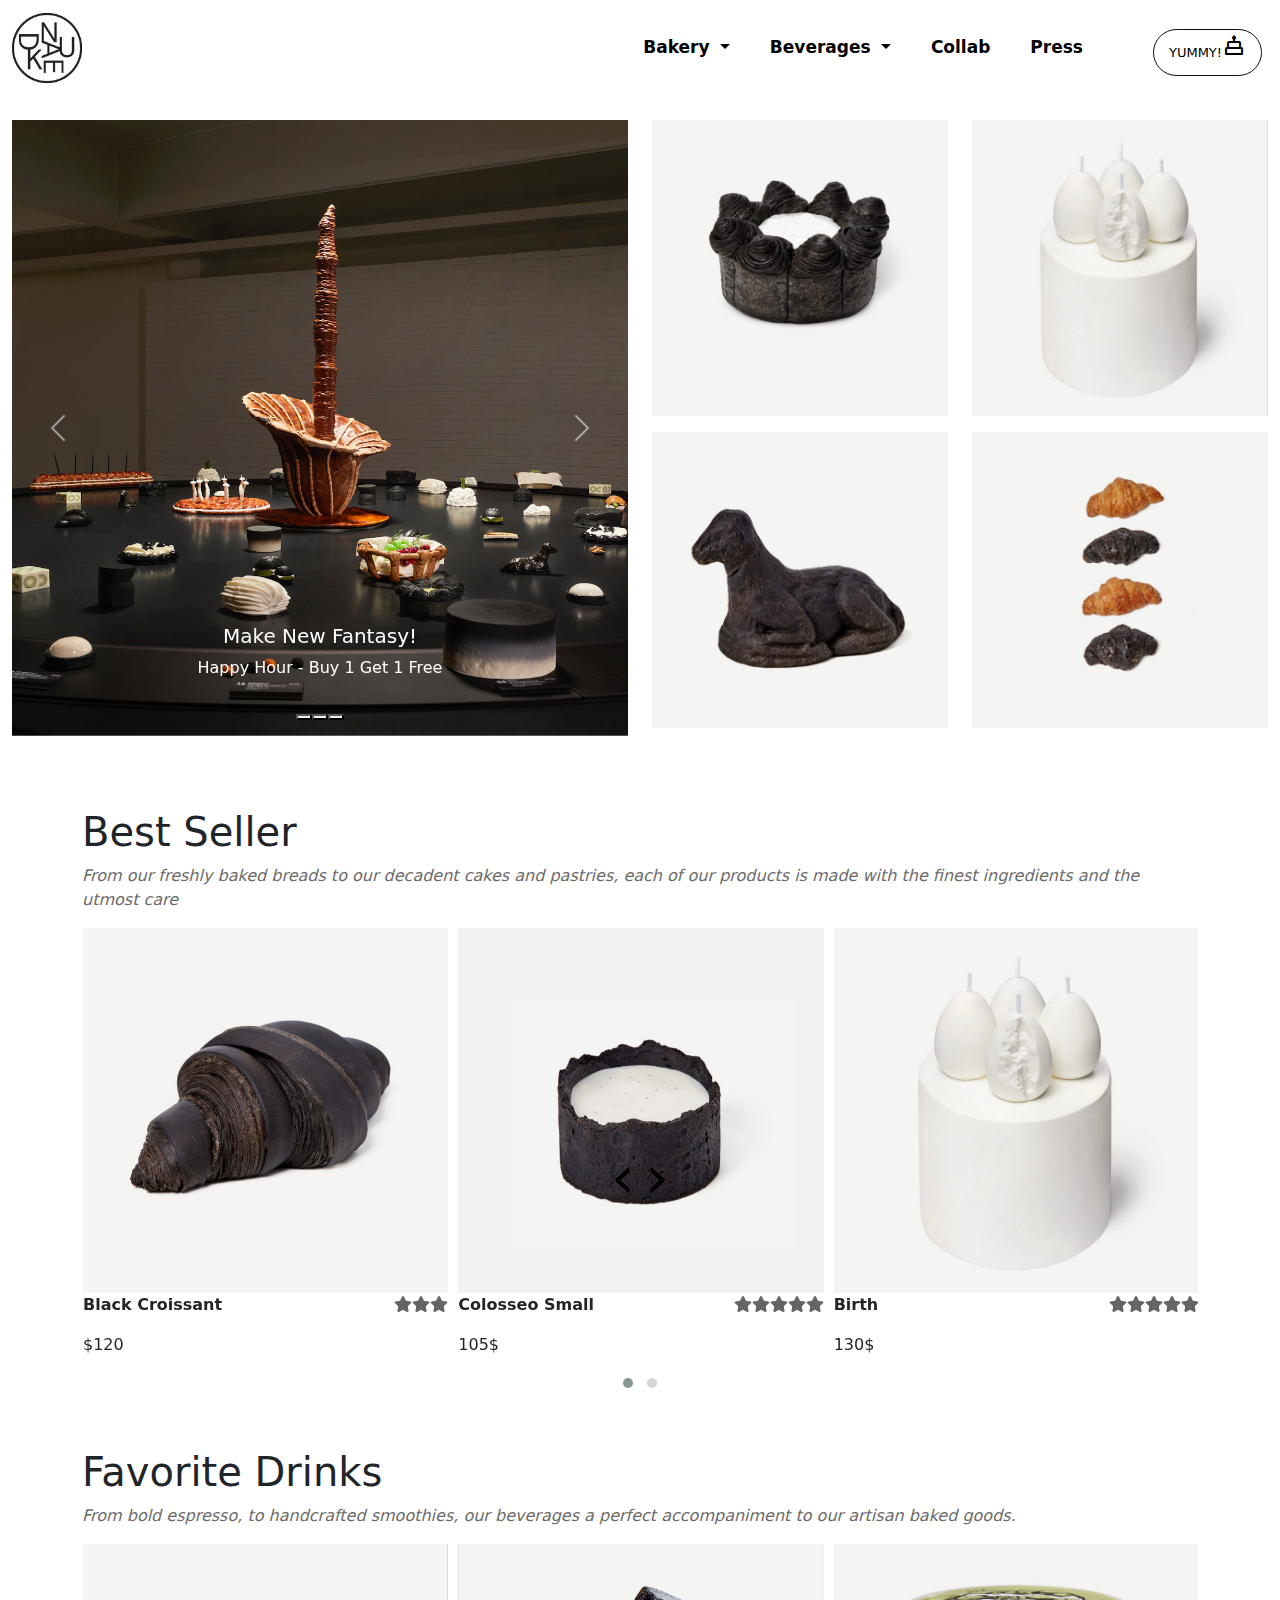
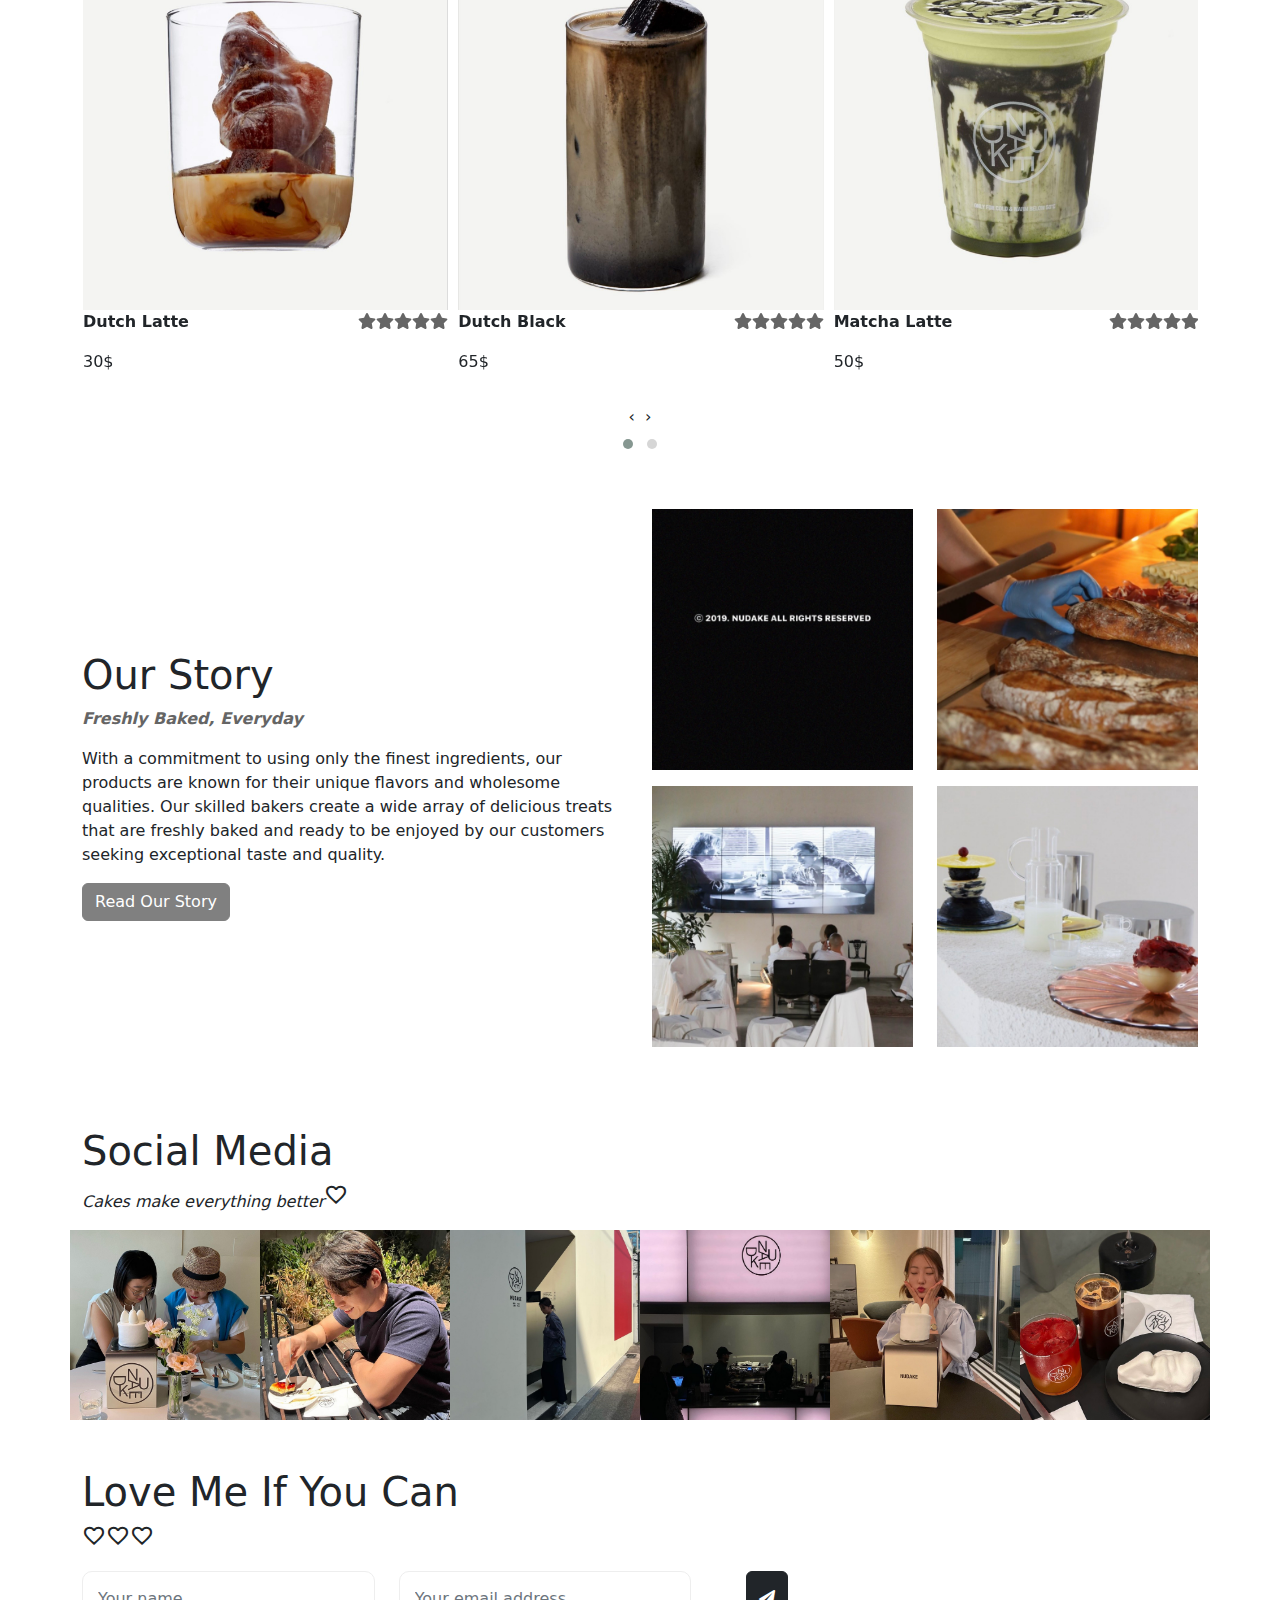
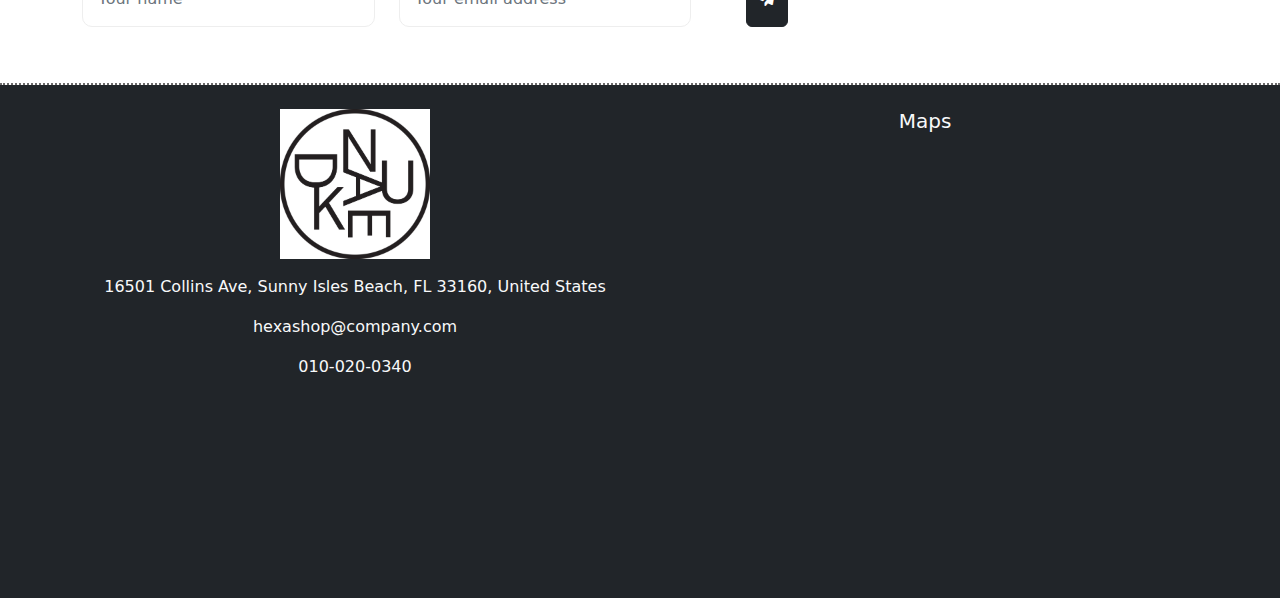
<file: index.html>
<!DOCTYPE html>
<html lang="en">
<head>
    <meta charset="UTF-8">
    <meta name="viewport" content="width=device-width, initial-scale=1.0">
    <title>Document</title>
    <link rel="stylesheet" href="css/all.min.css">
    <link rel="stylesheet" href="css/bootstrap.css">
    <link rel="stylesheet" href="css/style.css">
	<link rel="stylesheet" href="css/owl.theme.default.css">
	<link rel="stylesheet" href="css/owl.carousel.css">
	<link rel="stylesheet" href="https://fonts.googleapis.com/css2?family=Material+Symbols+Outlined:opsz,wght,FILL,GRAD@20..48,100..700,0..1,-50..200" />
    <script src="js/bootstrap.bundle.min.js"></script>
</head>
<body>
    <nav class="navbar navbar-expand-lg navbar-light">
        <div class="container-fluid">
          <a class="navbar-brand" href="#"><img src="images/308636336_467751658714428_799001602558431713_n.png" width="70" alt=""></a>
          <button class="navbar-toggler" type="button" data-bs-toggle="collapse" data-bs-target="#navbarSupportedContent" aria-controls="navbarSupportedContent" aria-expanded="false" aria-label="Toggle navigation">
            <span class="navbar-toggler-icon"></span>
          </button>
          <div class="collapse navbar-collapse" id="navbarSupportedContent">
            <ul class="navbar-nav ms-auto mb-2 mb-lg-0">
            
              <li class="nav-item dropdown">
                <a class="nav-link dropdown-toggle" href="#" id="navbarDropdown" role="button" data-bs-toggle="dropdown" aria-expanded="false">
                  Bakery
                </a>
                <ul class="dropdown-menu">
                  <li><a class="dropdown-item" href="#">Breads</a></li>
                  <li><a class="dropdown-item" href="#">Cakes</a></li>
                  <li><a class="dropdown-item" href="#">Pastry</a></li>
                </ul>
              </li>
              <li class="nav-item dropdown">
                <a class="nav-link dropdown-toggle" href="#" id="navbarDropdown2" role="button" data-bs-toggle="dropdown" aria-expanded="false">
                  Beverages
                </a>
                <ul class="dropdown-menu">
                  <li><a class="dropdown-item" href="#">Coffee</a></li>
                  <li><a class="dropdown-item" href="#">Tea</a></li>
                  <li><a class="dropdown-item" href="#">Blended</a></li>
                </ul>
              </li>
              <li class="nav-item">
                <a class="nav-link active" aria-current="page" href="about.html">Collab</a>
              </li>
				
				
				 <li class="nav-item">
                <a class="nav-link active" aria-current="page" href="New.html">Press</a>
              </li>
            </ul>
            <div class="add">
          <div class="dia active"><a href="index.html" class="nav-btn">YUMMY!<span class="material-symbols-outlined">
cake
</span></a>
   </div>
        </div>
          </div>
        </div>
      </nav>
      <!-- End Navbar -->
      <main>
	<section id="banner">
	<div class="container-fluid py-4">
		<div class="row">
		<div class="col-lg-6 mb-3">
			<div id="carouselExampleCaptions" class="carousel slide" data-bs-ride="carousel">
				
  <div class="carousel-indicators">
    <button type="button" data-target="#carouselExampleCaptions"  data-bs-slide-to="0" class="active" aria-current="true" aria-label="Slide 1"></button>
	  
     <button type="button" data-target="#carouselExampleCaptions" data-bs-slide-to="1" aria-label="Slide2"></button>
	  
   <button type="button" data-target="#carouselExampleCaptions" data-bs-slide-to="2" aria-label="Slide3"></button>
  </div>
				
  <div class="carousel-inner">
    <div class="carousel-item active">
      <img class="d-block w-100" src="images/nudake-seongsu-seoul-03.png" alt="...">
		<div class="carousel-caption d-none d-md-block">
    	<h5>Make New Fantasy!</h5>
			<p>Happy Hour - Buy 1 Get 1 Free</p>
		</div>
		</div>
    <div class="carousel-item">
      <img class="d-block w-100" src="images/z4592868579713_aa191eb9629c06c05a531c5f70fd6aa6.jpg" alt="...">
		<div class="carousel-caption d-none d-md-block">
			<h5>Nudake by Night </h5>
			<p>Just want to remind that we still have a Cafe Sua Da in a coffee bean shape</p>
		</div>
    </div>
    <div class="carousel-item">
      <img class="d-block w-100" src="images/z4592868582600_e1dd5cd807e2b7f9809fc6e6aa8a59d3.jpg" alt="...">
		<div class="carousel-caption d-none d-md-block">
			<h5>Croissant x Art</h5>
			<p>Only $50/each</p>
		</div>
    </div>
	    <a class="carousel-control-prev" href="#carouselExampleIndicators" role="button" data-slide="prev">
    <span class="carousel-control-prev-icon" aria-hidden="true"></span>
    <span class="sr-only">Previous</span>
  </a>
  <a class="carousel-control-next" href="#carouselExampleIndicators" role="button" data-slide="next">
    <span class="carousel-control-next-icon" aria-hidden="true"></span>
    <span class="sr-only">Next</span>
  </a>
</div>
  </div>
			</div>
		
			<div class="col-lg-6 mb-3">
			<div class="row">
			<div class="col-md-6 mb-3">	<img src="images/z4592809313308_b152bb8b1e41e5595a45526493c45b44.jpg" alt="" class="img-fluid"> </div>
			<div class="col-md-6 mb-3">	<img src="images/z4592809362986_6e320985f547716556dd2f6cd12a5b7d.jpg" alt="" class="img-fluid"> </div>
				</div>
				
							<div class="row">
			<div class="col-md-6 mb-3">	<img src="images/z4592809350896_0ef1d9b57d2afd725b5ea168ee238255.jpg" alt="" class="img-fluid"> </div>
			<div class="col-md-6 mb-3">	<img src="images/z4592809355388_13739d616be4829d8746fa71da057cc8.jpg" alt="" class="img-fluid"> </div>
				</div>
			</div>
		</div>
		</div>
	
		  </section>
		  
		  <section id="men">
		  <div class="container py-4">
			  <h1>Best Seller</h1>
			  <p><i class="text-xam">From our freshly baked breads to our decadent cakes and pastries, each of our products is made with the finest ingredients and the utmost care</i></p>
			  <div class="row">
			  <div class="owl-carousel owl-theme" id="sp-men">
				  <div class="item"><div class="hinh">
					  <img src="images/z4592809344161_9d13ea85863650b69a9dad07bb421363.jpg" alt=""><div class="icon"><a href="#"><i class="fas fa-shopping-cart"></i></a><a href="#"><i class="fas fa-star"></i></a></div>
					  </div>
					  <p class="d-flex justify-content-between"><b>Black Croissant</b><b class="text-xanh"><i class="fas fa-star"></i><i class="fas fa-star"></i><i class="fas fa-star"></i></b></p>
					  <p>$120</p>
					  
					  </div>
					  
				   <div class="item"><div class="hinh"><img src="images/z4592809324941_bfca2db25ba9f24cf72c6c785512dfbd.jpg" alt="">
					    <div class="icon"><a href="#"><i class="fas fa-shopping-cart"></i></a><a href="#"><i class="fas fa-star"></i></a></div>
					   </div>
				   <p class="d-flex justify-content-between"> <b>Colosseo Small</b> <b class="text-xanh"><i class="fas fa-star"></i><i class="fas fa-star"></i><i class="fas fa-star"></i><i class="fas fa-star"></i><i class="fas fa-star"></i></b> </p>
            <p>105$</p>
				  </div>
				  
				   <div class="item"><div class="hinh"><img src="images/z4592809362986_6e320985f547716556dd2f6cd12a5b7d.jpg" alt=""><div class="icon"><a href="#"><i class="fas fa-shopping-cart"></i></a><a href="#"><i class="fas fa-star"></i></a></div>
					   </div>  <p class="d-flex justify-content-between"> <b>Birth</b> <b class="text-xanh"><i class="fas fa-star"></i><i class="fas fa-star"></i><i class="fas fa-star"></i><i class="fas fa-star"></i><i class="fas fa-star"></i></b> </p>
            <p>130$</p>
					   </div>
				  
				   <div class="item"><div class="hinh"><img src="images/z4592809376067_21f3018614363879498fb467d5bc60f9.jpg" alt=""><div class="icon"><a href="#"><i class="fas fa-shopping-cart"></i></a><a href="#"><i class="fas fa-star"></i></a></div>
					   </div>
				    <p class="d-flex justify-content-between"> <b>Tomato</b> <b class="text-xanh"><i class="fas fa-star"></i><i class="fas fa-star"></i><i class="fas fa-star"></i><i class="fas fa-star"></i><i class="fas fa-star"></i></b> </p>
            <p>55$</p>
				  </div>
				  
				  <div class="item"><div class="hinh"><img src="images/z4592809337994_2608c8df1f9b3424302dc731b53e54d3.jpg" alt=""><div class="icon"><a href="#"><i class="fas fa-shopping-cart"></i></a><a href="#"><i class="fas fa-star"></i></a></div>
					  </div>
				  <p class="d-flex justify-content-between"> <b>Piece</b> <b class="text-xanh"><i class="fas fa-star"></i><i class="fas fa-star"></i><i class="fas fa-star"></i><i class="fas fa-star"></i><i class="fas fa-star"></i></b> </p>
            <p>90$</p>
				  </div>
			  </div>
				   </div>
			  </div>
		  </section>
		  
		   <section id="men1">
		  <div class="container py-4">
			  <h1>Favorite Drinks</h1>
			  <p><i class="text-xam">From bold espresso, to handcrafted smoothies, our beverages a perfect accompaniment to our artisan baked goods.</i></p>
			  <div class="row">
			  <div class="owl-carousel owl-theme" id="sp-men1">
				  <div class="item"><div class="hinh">
					  <img src="images/z4592942187419_937302c6fa391335d40a9da428368886.jpg" alt=""><div class="icon"><a href="#"><i class="fa-swimming-pool"></i></a><a href="#"><i class="fas fa-star"></i></a></div>
					  </div>
				  <p class="d-flex justify-content-between"> <b>Dutch Latte</b> <b class="text-xanh"><i class="fas fa-star"></i><i class="fas fa-star"></i><i class="fas fa-star"></i><i class="fas fa-star"></i><i class="fas fa-star"></i></b> </p>
            <p>30$</p>
					  </div>
					  
				   <div class="item"><div class="hinh"><img src="images/z4592942163982_74b52bdbf0b49ba4863ae98047cca763.jpg" alt=""><div class="icon"><a href="#"><i class="fa-swimming-pool"></i></a><a href="#"><i class="fas fa-star"></i></a></div>
					  </div>
				  <p class="d-flex justify-content-between"> <b>Dutch Black</b> <b class="text-xanh"><i class="fas fa-star"></i><i class="fas fa-star"></i><i class="fas fa-star"></i><i class="fas fa-star"></i><i class="fas fa-star"></i></b> </p>
            <p>65$</p>
				  
				  </div>
				   <div class="item"><div class="hinh"><img src="images/z4592942157506_787b5e9f4220d3ccb8f3aa263ad17953.jpg" alt=""><div class="icon"><a href="#"><i class="fa-swimming-pool"></i></a><a href="#"><i class="fas fa-star"></i></a></div>
					  </div>
				  <p class="d-flex justify-content-between"> <b>Matcha Latte</b> <b class="text-xanh"><i class="fas fa-star"></i><i class="fas fa-star"></i><i class="fas fa-star"></i><i class="fas fa-star"></i><i class="fas fa-star"></i></b> </p>
            <p>50$</p>
				  
				  </div>
				   <div class="item"><div class="hinh"><img src="images/z4592942169033_c7130a892e0e6a04488b9c1098c062c5.jpg" alt="">
			  <div class="icon"><a href="#"><i class="fa-swimming-pool"></i></a><a href="#"><i class="fas fa-star"></i></a></div>
					  </div>
				  <p class="d-flex justify-content-between"> <b>Cold Black</b> <b class="text-xanh"><i class="fas fa-star"></i><i class="fas fa-star"></i><i class="fas fa-star"></i><i class="fas fa-star"></i><i class="fas fa-star"></i></b> </p>
            <p>45$</p>
				  
			  </div>
				   </div>
				   </div>
				   </div>

	


		  </section>
		  
		  
		  <section id="explore">
		  <div class="container py-4">
			  <div class="row d-flex align-items-center">
			  <div class="col-xl-6 mb-3">
				  <h1>Our Story</h1>
				  <p class="text-xanh"><b><i>Freshly Baked, Everyday</i></b></p>
				  <p>With a commitment to using only the finest ingredients, our products are known for their unique flavors and wholesome qualities. Our skilled bakers create a wide array of delicious treats that are freshly baked and ready to be enjoyed by our customers seeking exceptional taste and quality.
</p>
				  <button type="button" class="btn btn-danger">Read Our Story</button>
				  </div>
				  <div class="col-xl-6 mb-3">
					   <div class="row">
					  <div class="col-lg-6 mb-3"><img src="images/z4593174660136_2ec64f48df48689f24a9bf4ca5d06572.jpg" alt="" class="img-fluid"></div>
					
				  
					
					  <div class="col-lg-6 mb-3"><img src="images/z4593174659523_a767edf1cb1007e5f5895bc976259e02.jpg" alt="" class="img-fluid"></div>
					 </div>
				  
				 <div class="row">
					  	  <div class="col-lg-6 mb-3"><img src="images/z4593174654981_c55db050a9817ffbf5811a1bd7fe19eb.jpg" alt="" class="img-fluid"></div>
						 
				
						  	  <div class="col-lg-6 mb-3">
						 <img src="images/z4593174658782_11d09ee45a271352e7760cb7c726404c.jpg" alt="" class="img-fluid"></div>
							</div>	 
						</div>
			</div>
			    </div>
		  </section>
		 
		  <section id="media">
		  <div class="container py-4">
			  <h1>Social Media</h1>
			  <p><i>Cakes make everything better</i><span class="material-symbols-outlined">
favorite
</span></p>
			  <div class="row">
			  <div class="col-2 p-0">
				  <div class="instagram"><img src="images/z4593182610005_2e528461ce4c727cd99ab66431d9722b.jpg" alt="" class="img-fluid">
				  <div class="cover2">
					  <p>FlOWERS</p>
					  <a href=""><i class="fab fa-instagram-square"></i></a>
					  </div>
				  </div>
				  </div>
				  <div class="col-2 p-0">
				  <div class="instagram"><img src="images/z4593182613835_81bc3b0bf2ecc727cb627d8288bdf516.jpg" alt="" class="img-fluid">
				  <div class="cover2">
					  <p>BOYFR</p>
					  <a href=""><i class="fab fa-instagram-square"></i></a>
					  </div>
				  </div>
				  </div>
				  <div class="col-2 p-0">
				  <div class="instagram"><img src="images/z4593182612498_7e5052e3dcc4564a4b7505795341055f.jpg" alt="" class="img-fluid">
				  <div class="cover2">
					  <p>CAKE</p>
					  <a href=""><i class="fab fa-instagram-square"></i></a>
					  </div>
				  </div>
				  </div>
				  <div class="col-2 p-0">
				  <div class="instagram"><img src="images/z4593182610790_1271fcbcc605e84aea50eb06ffacc65b.jpg" alt="" class="img-fluid">
				  <div class="cover2">
					  <p>FEEDBACK</p>
					  <a href=""><i class="fab fa-instagram-square"></i></a>
					  </div>
				  </div>
				  </div>
				  <div class="col-2 p-0">
				  <div class="instagram"><img src="images/z4593182610864_72cb594fd39f140da9e4a685393444d4.jpg" alt="" class="img-fluid">
				  <div class="cover2">
					  <p>STORE</p>
					  <a href=""><i class="fab fa-instagram-square"></i></a>
					  </div>
				  </div>
				  </div>
				  <div class="col-2 p-0">
				  <div class="instagram"><img src="images/z4593182612106_23919d5c322852f01f2a59859d78dce6.jpg" alt="" class="img-fluid">
				  <div class="cover2">
					  <p>DRINKS</p>
					  <a href=""><i class="fab fa-instagram-square"></i></a>
					  </div>
				  </div>
				  </div>
			  </div>
			  </div>
		  </section>
		  
		  <section id="contact" class="border-bot">
		  <div class="container py-4">
			  <div class="row">
			  <div class="col-lg-8 mb-3">
				  <h1>Love Me If You Can</h1>
				  <p><span class="material-symbols-outlined">
favorite
</span><span class="material-symbols-outlined">
favorite
</span><span class="material-symbols-outlined">
favorite
</span></p>
				  <form action="#">
				  <div class="row">
					  <div class="col-lg-5 mb-3">
					  <input type="text" placeholder="Your name" class="form-control">
					  </div>
					    <div class="col-lg-5 mb-3">
					  <input type="email" placeholder="Your email address" class="form-control">
					  </div>
					    <div class="col-lg-2 mb-3 d-flex justify-content-center">
					  <button type="button" class="btn btn-dark"><i class="fas fa-paper-plane"></i></button>
					  </div>
					  </div>
				  </form>
				  </div>
			  </div>
			  </div>
		  </section>
	</main>


      <footer class="bg-dark text-light text-center">
        <div class="container">
            <div class="row pt-4">
                <div class="col-lg-6">
                    <a href="#"><img src="images/308636336_467751658714428_799001602558431713_n.png" width="150" alt=""></a>
                    <p class="pt-3">16501 Collins Ave, Sunny Isles Beach, FL 33160, United States</p>
                    <p>hexashop@company.com</p>
                    <p>010-020-0340</p>
                </div>
              
                 <div class="col-lg-6">
				 <h5>Maps</h5>
				<div class="mb-0">
			<iframe src="https://www.google.com/maps/embed?pb=!1m18!1m12!1m3!1d3163.5725905083223!2d127.05170147610401!3d37.54157137204497!2m3!1f0!2f0!3f0!3m2!1i1024!2i768!4f13.1!3m3!1m2!1s0x357ca52159272f1f%3A0x4d1787f710dab2a4!2sNUDAKE%20Seongsu!5e0!3m2!1svi!2s!4v1691693758031!5m2!1svi!2s" width="600" height="450" style="border:0;" allowfullscreen="" loading="lazy" referrerpolicy="no-referrer-when-downgrade"></iframe>
			</div></div>
            </div>
        </div>
		 
	
      </footer>
	<script src="js/jquery-3.6.0.min.js"></script>
	<script src="js/owl.carousel.js"></script>
    <script src="js/control.js"></script>
</body> 
</html>
</file>
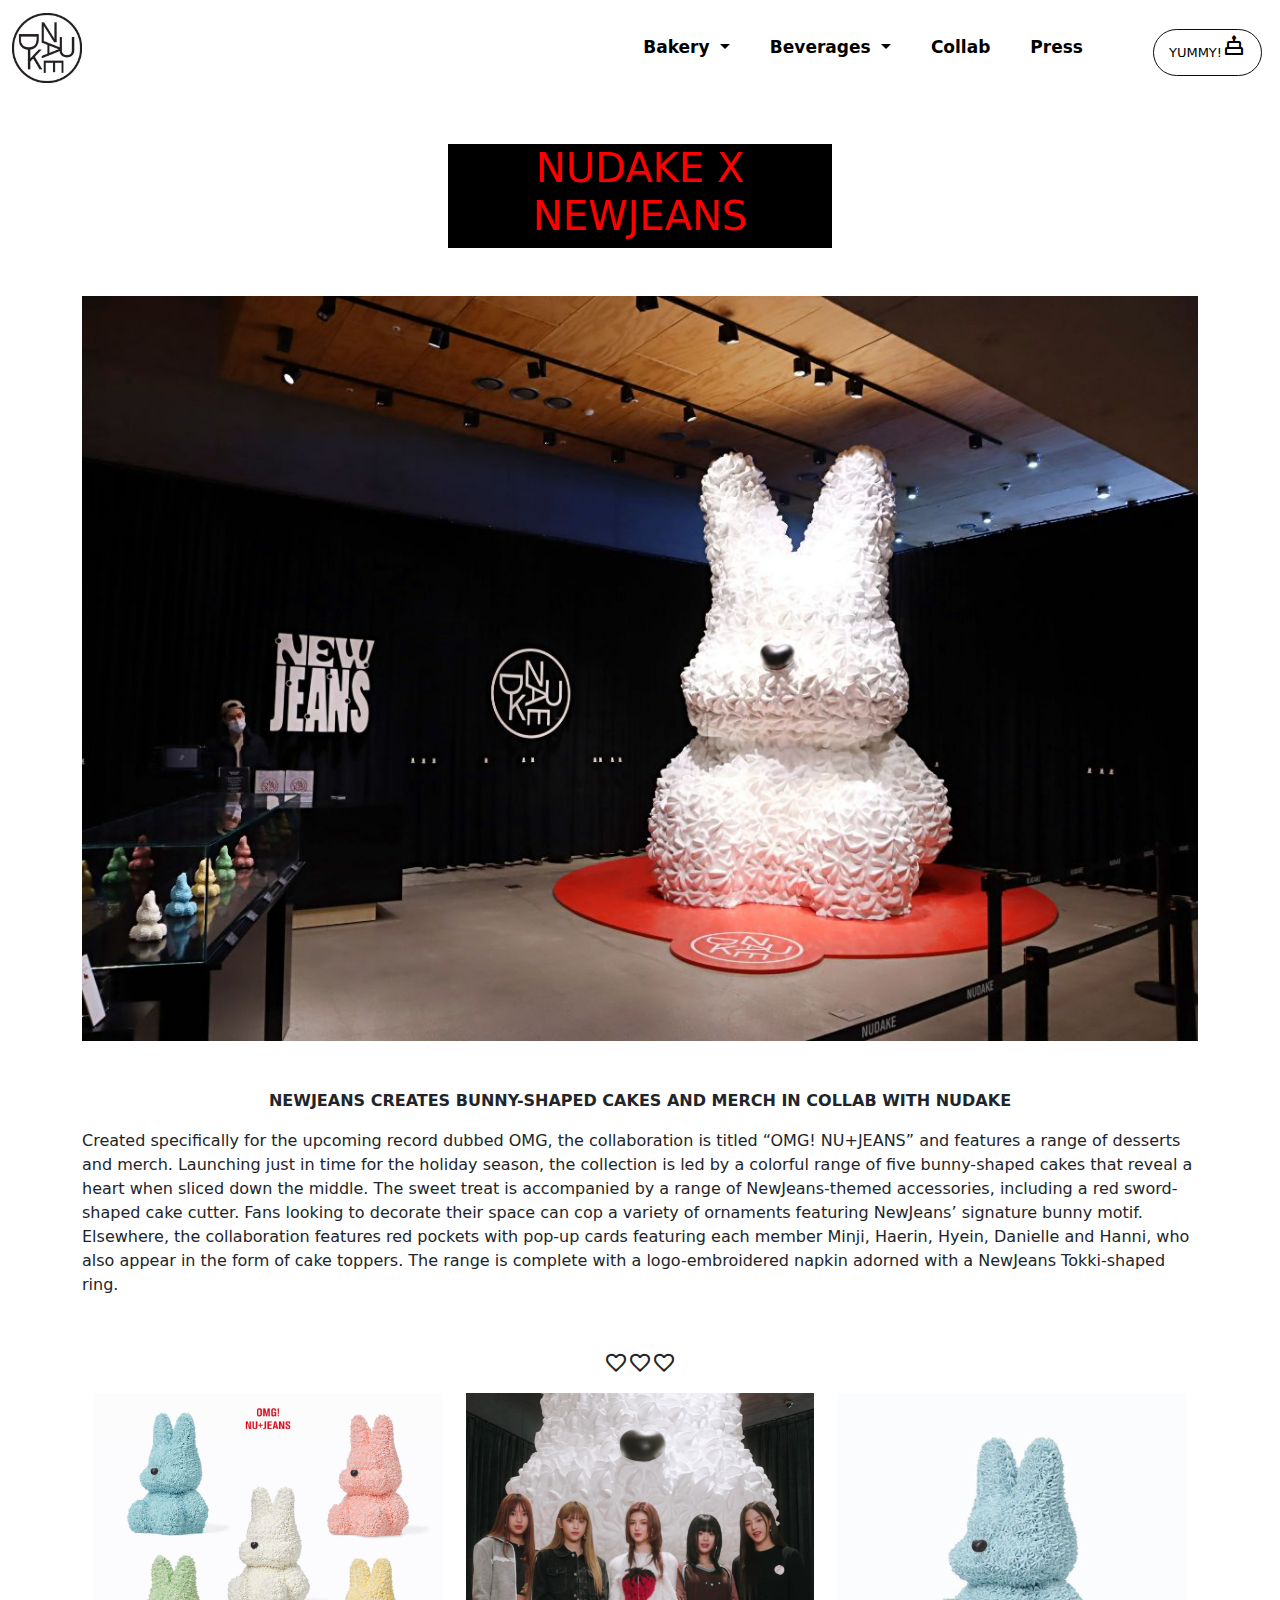
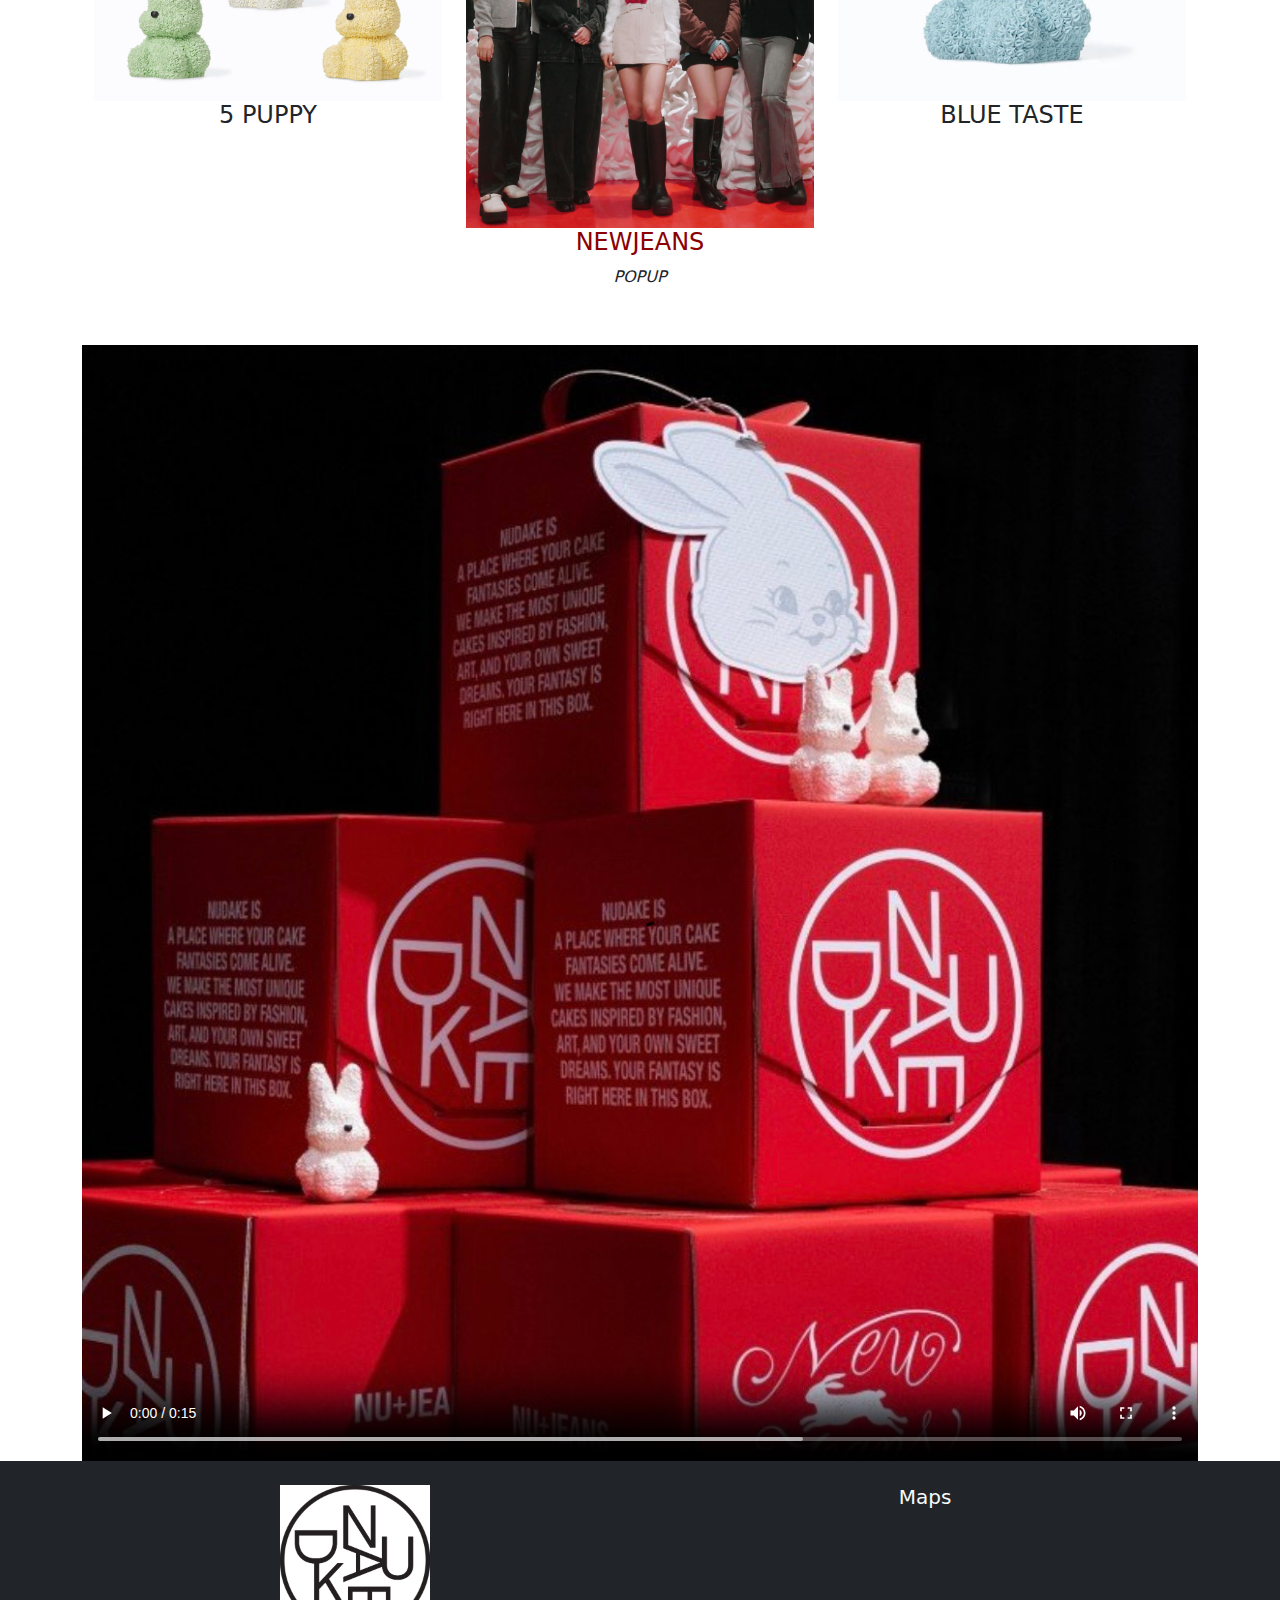
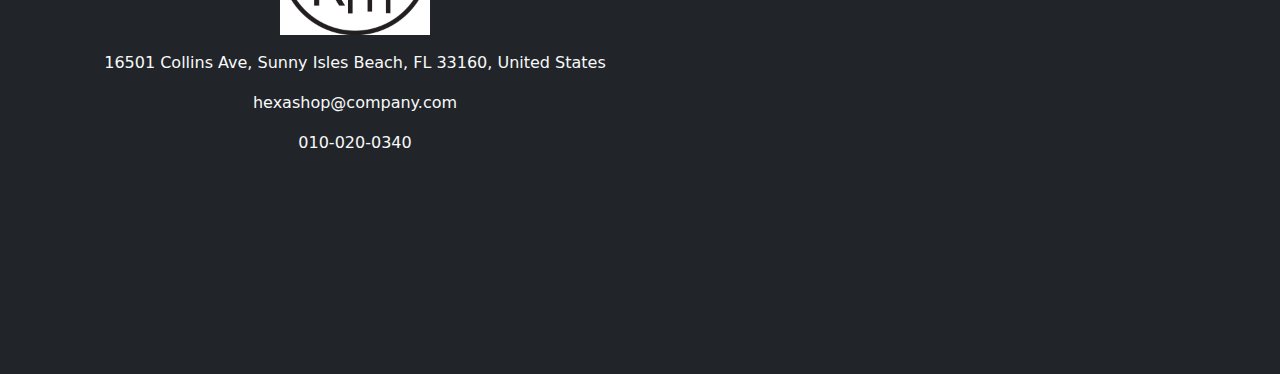
<file: about.html>
<!doctype html>
<html>
<head>
<meta charset="UTF-8">
	<meta name="viewport" content="width=device-width, initial-scale=1">
	<title>NudakeNewJeans</title>
	 <link rel="stylesheet" href="css/all.min.css">
    <link rel="stylesheet" href="css/bootstrap.css">
    <link rel="stylesheet" href="css/style.css">
	<link rel="stylesheet" href="css/owl.theme.default.css">
	<link rel="stylesheet" href="css/owl.carousel.css">
	<link rel="stylesheet" href="https://fonts.googleapis.com/css2?family=Material+Symbols+Outlined:opsz,wght,FILL,GRAD@20..48,100..700,0..1,-50..200" />
    <script src="js/bootstrap.bundle.min.js"></script>
</head>
<body>
    <nav class="navbar navbar-expand-lg navbar-light">
        <div class="container-fluid">
          <a class="navbar-brand" href="#"><img src="images/308636336_467751658714428_799001602558431713_n.png" width="70" alt=""></a>
          <button class="navbar-toggler" type="button" data-bs-toggle="collapse" data-bs-target="#navbarSupportedContent" aria-controls="navbarSupportedContent" aria-expanded="false" aria-label="Toggle navigation">
            <span class="navbar-toggler-icon"></span>
          </button>
          <div class="collapse navbar-collapse" id="navbarSupportedContent">
            <ul class="navbar-nav ms-auto mb-2 mb-lg-0">
            
              <li class="nav-item dropdown">
                <a class="nav-link dropdown-toggle" href="#" id="navbarDropdown" role="button" data-bs-toggle="dropdown" aria-expanded="false">
                  Bakery
                </a>
                <ul class="dropdown-menu">
                  <li><a class="dropdown-item" href="#">Breads</a></li>
                  <li><a class="dropdown-item" href="#">Cakes</a></li>
                  <li><a class="dropdown-item" href="#">Pastry</a></li>
                </ul>
              </li>
              <li class="nav-item dropdown">
                <a class="nav-link dropdown-toggle" href="#" id="navbarDropdown2" role="button" data-bs-toggle="dropdown" aria-expanded="false">
                  Beverages
                </a>
                <ul class="dropdown-menu">
                  <li><a class="dropdown-item" href="#">Coffee</a></li>
                  <li><a class="dropdown-item" href="#">Tea</a></li>
                  <li><a class="dropdown-item" href="#">Blended</a></li>
                </ul>
              </li>
              <li class="nav-item">
                <a class="nav-link active" aria-current="page" href="about.html">Collab</a>
              </li>
				
				
				 <li class="nav-item">
                <a class="nav-link active" aria-current="page" href="New.html">Press</a>
              </li>
            </ul>
            <div class="add">
          <div class="dia active"><a href="index.html" class="nav-btn">YUMMY!<span class="material-symbols-outlined">
cake
</span></a>
   </div>
        </div>
          </div>
        </div>
      </nav>
      <!-- End Navbar -->
<main>
		<section id="page-header">
    <div class="caption">
      <h1>NUDAKE X NEWJEANS</h1>
    </div>
  </section>
		
	<section id="banner-about">
	<div class="container">
		<img src="images/nudake31.jpg" alt="" class="img-fluid">
		
		<p class="mt-5 font-500 text-center"><b>NEWJEANS CREATES BUNNY-SHAPED CAKES AND MERCH IN COLLAB WITH NUDAKE</b>
</p>
		<p class="mt-2 font-500">Created specifically for the upcoming record dubbed OMG, the collaboration is titled “OMG! NU+JEANS” and features a range of desserts and merch. Launching just in time for the holiday season, the collection is led by a colorful range of five bunny-shaped cakes that reveal a heart when sliced down the middle. The sweet treat is accompanied by a range of NewJeans-themed accessories, including a red sword-shaped cake cutter.

Fans looking to decorate their space can cop a variety of ornaments featuring NewJeans’ signature bunny motif. Elsewhere, the collaboration features red pockets with pop-up cards featuring each member Minji, Haerin, Hyein, Danielle and Hanni, who also appear in the form of cake toppers. The range is complete with a logo-embroidered napkin adorned with a NewJeans Tokki-shaped ring.</p>
		
	  <section id="team" class="py-4">
    <div class="container">
      <h1 class="text-center"><span class="material-symbols-outlined">
favorite
</span><span class="material-symbols-outlined">
favorite
</span><span class="material-symbols-outlined">
favorite
</span></h1>
      <div class="row">
        <div class="col-lg-4 mb-3 text-center">
          <div class="team"> <img src="images/221217-newjeans-newjeans-x-nudake-nu-jeans-merchandise-v0-c9wjhmut3d6a1.jpg" alt="" class="img-fluid">
            <div class="team-cover">
                <div class="social"><a href="#"><i class="fas fa-star"></i></a></div>
            </div>
          </div>
          <h4>5 PUPPY</h4>
        </div>
        <div class="col-lg-4 mb-3 text-center">
          <div class="team"> <img src="images/Spvm62wHuhuPfoI-.jpg-large.jpeg" alt="" class="img-fluid">
            <div class="team-cover">
              <div class="social"><a href="#"><i class="fas fa-star"></i></a></div>
            </div>
          </div>
          <h4 class="text-do">NEWJEANS</h4>
          <p><i>POPUP</i></p>
        </div>
        <div class="col-lg-4 mb-3 text-center">
          <div class="team"> <img src="images/3d1e1e151e87abb353ae62df1f1e0e55.jpg" alt="" class="img-fluid">
            <div class="team-cover">
                <div class="social"><a href="#"><i class="fas fa-star"></i></a></div>
            </div>
          </div>
          <h4>BLUE TASTE</h4>
        </div>
      </div>
    </div>
  </section>
		
		
		
		
		<div class="row">
		<video autoplay loop controls width="50%" poster="images/z4592868600258_d10d593b38675c49cd92bed489b54199.jpg">
				<source src="video/Snapinsta.app_video_242507648_176215261314265_3611571830486483579_n.mp4" type=
"video/mp4">
				</video>
			</div>
		</div>
		
	</section>
	</main>	
	 <footer class="bg-dark text-light text-center">
        <div class="container">
            <div class="row pt-4">
                <div class="col-lg-6">
                    <a href="#"><img src="images/308636336_467751658714428_799001602558431713_n.png" width="150" alt=""></a>
                    <p class="pt-3">16501 Collins Ave, Sunny Isles Beach, FL 33160, United States</p>
                    <p>hexashop@company.com</p>
                    <p>010-020-0340</p>
                </div>
              
                 <div class="col-lg-6">
				 <h5>Maps</h5>
				<div class="mb-0">
			<iframe src="https://www.google.com/maps/embed?pb=!1m18!1m12!1m3!1d3163.5725905083223!2d127.05170147610401!3d37.54157137204497!2m3!1f0!2f0!3f0!3m2!1i1024!2i768!4f13.1!3m3!1m2!1s0x357ca52159272f1f%3A0x4d1787f710dab2a4!2sNUDAKE%20Seongsu!5e0!3m2!1svi!2s!4v1691693758031!5m2!1svi!2s" width="600" height="450" style="border:0;" allowfullscreen="" loading="lazy" referrerpolicy="no-referrer-when-downgrade"></iframe>
			</div></div>
            </div>
        </div>
		 
	
      </footer>
	<script src="js/jquery-3.6.0.min.js"></script>
	<script src="js/owl.carousel.js"></script>
    <script src="js/control.js"></script>
</body>
</html>
</file>
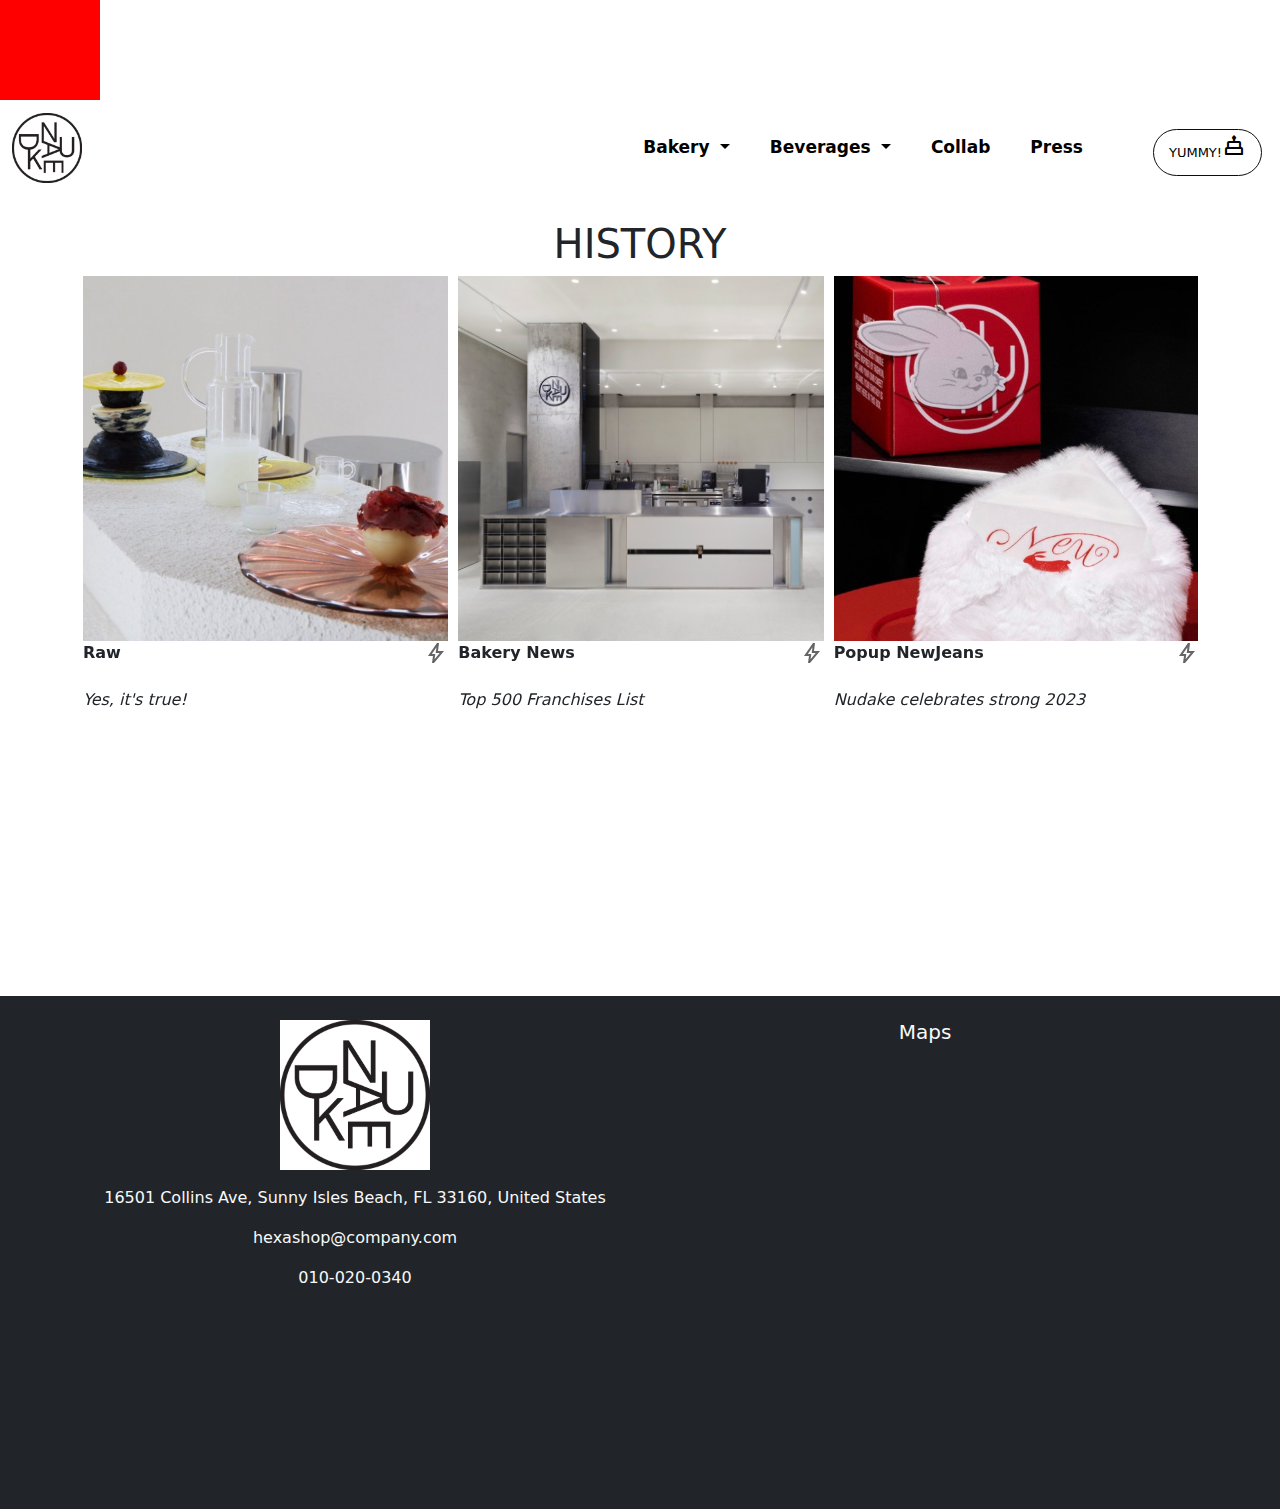
<file: New.html>
<!doctype html>
<html>
<head>
<meta charset="UTF-8">
	<meta name="viewport" content="width=device-width, initial-scale=1">
<title>Press</title>
	<style>
	.box1{
		width: 100px;height: 100px;background-color: red;animation-name: test;animation-duration: 6s;animation-iteration-count: infinite
	}
	@keyframes test{
		0%{background-color: black;position: absolute;top: 0;left:0}
		25%{background-color:gray;position: absolute;top: 400px;left:0}
		50%{background-color:black;position: absolute;top: 500px;left:800px}
		75%{background-color:gray;position: absolute;top: 0;left:600px}
		100%{background-color:black;position: absolute;top: 0;left:0}
	}
	
	
	</style>
 <link rel="stylesheet" href="css/all.min.css">
    <link rel="stylesheet" href="css/bootstrap.css">
    <link rel="stylesheet" href="css/style.css">
	<link rel="stylesheet" href="css/owl.theme.default.css">
	<link rel="stylesheet" href="css/owl.carousel.css">
	<link rel="stylesheet" href="https://fonts.googleapis.com/css2?family=Material+Symbols+Outlined:opsz,wght,FILL,GRAD@20..48,100..700,0..1,-50..200" />
    <script src="js/bootstrap.bundle.min.js"></script>
</head>
<body>
	<div class="box1"></div>
    <nav class="navbar navbar-expand-lg navbar-light">
        <div class="container-fluid">
          <a class="navbar-brand" href="#"><img src="images/308636336_467751658714428_799001602558431713_n.png" width="70" alt=""></a>
          <button class="navbar-toggler" type="button" data-bs-toggle="collapse" data-bs-target="#navbarSupportedContent" aria-controls="navbarSupportedContent" aria-expanded="false" aria-label="Toggle navigation">
            <span class="navbar-toggler-icon"></span>
          </button>
          <div class="collapse navbar-collapse" id="navbarSupportedContent">
            <ul class="navbar-nav ms-auto mb-2 mb-lg-0">
            
              <li class="nav-item dropdown">
                <a class="nav-link dropdown-toggle" href="#" id="navbarDropdown" role="button" data-bs-toggle="dropdown" aria-expanded="false">
                  Bakery
                </a>
                <ul class="dropdown-menu">
                  <li><a class="dropdown-item" href="#">Breads</a></li>
                  <li><a class="dropdown-item" href="#">Cakes</a></li>
                  <li><a class="dropdown-item" href="#">Pastry</a></li>
                </ul>
              </li>
              <li class="nav-item dropdown">
                <a class="nav-link dropdown-toggle" href="#" id="navbarDropdown2" role="button" data-bs-toggle="dropdown" aria-expanded="false">
                  Beverages
                </a>
                <ul class="dropdown-menu">
                  <li><a class="dropdown-item" href="#">Coffee</a></li>
                  <li><a class="dropdown-item" href="#">Tea</a></li>
                  <li><a class="dropdown-item" href="#">Blended</a></li>
                </ul>
              </li>
              <li class="nav-item">
                <a class="nav-link active" aria-current="page" href="about.html">Collab</a>
              </li>
				
				
				 <li class="nav-item">
                <a class="nav-link active" aria-current="page" href="New.html">Press</a>
              </li>
            </ul>
            <div class="add">
          <div class="dia active"><a href="index.html" class="nav-btn">YUMMY!<span class="material-symbols-outlined">
cake
</span></a>
   </div>
        </div>
          </div>
        </div>
      </nav>
      <!-- End Navbar -->
	<main>
		 <section id="men">
		  <div class="container py-4">
			  <h1 class="text-center">HISTORY</h1>
			  <div class="row">
			  <div class="owl-carousel owl-theme" id="sp-men">
				  <div class="item"><div class="hinh">
					  <img src="images/z4593174658782_11d09ee45a271352e7760cb7c726404c.jpg" alt=""><div class="icon"><a href="#"><i class="fas fa-star"></i></a></div>
					  </div>
					  <p class="d-flex justify-content-between"><b>Raw</b><b class="text-xanh"><span class="material-symbols-outlined">
bolt
</span></b></p>
					  <p><i>  Yes, it's true! </i></p>
					  
					  </div>
					    <div class="item"><div class="hinh">
					  <img src="images/nudake-hwaseong-02.png" alt=""><div class="icon"><a href="#"><i class="fas fa-star"></i></a></div>
					  </div>
					  <p class="d-flex justify-content-between"><b>Bakery News</b><b class="text-xanh"><span class="material-symbols-outlined">
bolt
</span></b></p>
					  <p><i> Top 500 Franchises List</i></p>
					  
					  </div>
				    <div class="item"><div class="hinh">
					  <img src="images/z4592868589766_0460663a55c2d59595007e7de4f2761a.jpg" alt=""><div class="icon"><a href="#"><i class="fa-birthday-cake"></i></a></div>
					  </div>
					  <p class="d-flex justify-content-between"><b>Popup NewJeans</b><b class="text-xanh"><span class="material-symbols-outlined">
bolt
</span></b></p>
					  <p> <i>Nudake  celebrates strong 2023</i></p>
					  
					  </div>
				
				 
			  </div>
				   </div>
			  </div>
		  </section>
		  
		 
		</main>
		
	<footer class="bg-dark text-light text-center">
        <div class="container">
            <div class="row pt-4">
                <div class="col-lg-6">
                    <a href="#"><img src="images/308636336_467751658714428_799001602558431713_n.png" width="150" alt=""></a>
                    <p class="pt-3">16501 Collins Ave, Sunny Isles Beach, FL 33160, United States</p>
                    <p>hexashop@company.com</p>
                    <p>010-020-0340</p>
                </div>
              
                 <div class="col-lg-6">
				 <h5>Maps</h5>
				<div class="mb-0">
			<iframe src="https://www.google.com/maps/embed?pb=!1m18!1m12!1m3!1d3163.5725905083223!2d127.05170147610401!3d37.54157137204497!2m3!1f0!2f0!3f0!3m2!1i1024!2i768!4f13.1!3m3!1m2!1s0x357ca52159272f1f%3A0x4d1787f710dab2a4!2sNUDAKE%20Seongsu!5e0!3m2!1svi!2s!4v1691693758031!5m2!1svi!2s" width="600" height="450" style="border:0;" allowfullscreen="" loading="lazy" referrerpolicy="no-referrer-when-downgrade"></iframe>
			</div></div>
            </div>
        </div>
		 
	
      </footer>
	<script src="js/jquery-3.6.0.min.js"></script>
	<script src="js/owl.carousel.js"></script>
    <script src="js/control.js"></script>
</body>
</html>
</file>
<file: css/style.css>
@charset "UTF-8";
/* CSS Document */

.logo{
  height: 50px; width: 300px;
}
.navbar .add{
	border-radius: 20px;
	background-color: white;
	display: flex;
	padding: 3px 3px 
}
.navbar .add .dia{
	font-weight: bold;
	margin-right: 0px;
	background-color: white;
	border-bottom-left-radius: 20px;
	border-top-left-radius: 20px;
	padding: 5px 3px 5px 15px;
}
.navbar .add .dia a{
	text-decoration: none;
	color: black
}
.navbar .add .nav-btn{
text-decoration: none; color: rgba(0,0,0,0.95);font-size: 13px;font-weight: 150;padding:15px;border: 1px solid rgba(0,0,0,0.95);border-radius: 30px;transition: .3s linear
}
.navbar .add .dia:hover{
	background-color: hsla(0,0%,100%,0.60);
	color: hsla(0,0%,0%,0.64);
	cursor: pointer
}
.text-do{
	color: darkred
}
.text-xanh{
	color:#656565
}
.text-xam{
	color:#6C6A6A
		}
.navbar .navbar-nav .nav-item .nav-link:hover {
color:black;
}
.navbar .navbar-nav{
	border-radius: 20px;
	border: 2px solid white;
	padding: 10px 30px;
	background-color:hsla(0,0%,100%,0.60)
}
.navbar .navbar-nav .nav-item .nav-link{
	padding: 0px 20px;
	font-weight: bold;
	color: black;
	font-size: 17px
}
.navbar .navbar-nav .nav-item .nav-link:hover{
	color:#721314
}
main{
	width: 100%;min-height: 800px;
}
footer .navbar-nav .nav-item .nav-link{
	padding: 10px
}
footer .navbar-nav .nav-item .nav-link:hover{
	color: lightseagreen;
}
.border-bot{
	border-bottom: 2px dotted #6B6A6A;
}
.banner-r{
	position: relative;
}
.cover{
	position: absolute; width: 90%;height: 90%; background-color:rgba(217,85,173,0.34);left: 5%;top:5%;color:white;text-align: center;
	display: flex;flex-direction: column;justify-content: center;align-items: center;transform: scale(0)rotateY(360deg);transition: all 1s;
}
.banner-r:hover .cover{
	transform: scale(1)rotate(0deg);
}
.hinh{
	position: relative; overflow: hidden;
}
.icon{
	position: absolute;width: 80%; height: 45px; left: 10%;top: 105%;display: flex; justify-content: space-around;transition: all 0.8s;
}
.icon a{
	height: 45px;width: 45px;background-color:gray;color: black;border-radius: 50%;display: flex;justify-content: center;align-items: center;
	text-decoration: none;
}
.icon a:hover{
	background-color:black ;color: white;
}
.hinh:hover .icon{
	top:60%;
}
#sp-men .owl-nav { position:absolute; left:0px; top:40%; width:100%; }

#sp-men .owl-nav [class*='owl-'] {

	font-size:60px; /*background:rgba(255,255,255,.5);border:1px solid #fff; */ color:black;

}

#about-img .owl-nav { position:absolute; left:0px; top:30%; width:100%; }
#about-img .owl-nav [class*='owl-'] {
	font-size:60px; /*background:rgba(255,255,255,.5);border:1px solid #fff; */ color: hsla(196,100%,58%,1.00)
}

#about-img .owl-nav .owl-next{ position:absolute; right:-2%;}
#about-img .owl-nav .owl-prev{ position:absolute; left:-2%;}
#about-img .owl-nav [class*='owl-']:hover {
      background:none;border: none;
      color:black;
      text-decoration: none; }

.box{
	width: 100%;height: 100%;background-color:#EEEEEE;padding: 15px;text-align: center;display: flex;flex-direction: column;justify-content: center;
}
#media .instagram{
	position: relative;overflow: hidden;
}
#media .cover2{
	position: absolute;left:0;top: 100%;width: 100%;height: 100%;background-color: rgba(0,0,0,0.80);padding: 10px;color: white;display: flex;justify-content: flex-end;flex-direction: column;transition: all 0.8s;
}
#media .cover2 a{
	color: white;
}
#media .cover2 a:hover{
	color: red;
}

#media .instagram:hover .cover2{
	top: 0;
}
@media (max-width:667px){
	#media .cover2{
		display: none;
	}
}
#team .team{
	position: relative;
}
#team .team-cover{
	position: absolute;width: 100%;height: 100%;background-color:rgba(142,18,20,0.81);left: 0;top: 0;display: flex;justify-content: center;align-items: center;transition: all 0.8s;opacity: 0
}
#team .social{
	width: 80%;position: absolute;left: 10%;height: 45px; justify-content: center ;display: flex;
}
#team .social a{
	width: 45px;height: 45px;background-color:rgba(213,213,213,1.00);border-radius: 50%;display: flex;justify-content: center;align-items: center;text-decoration: none;color: black;
}
#team .social a:hover{
	background-color: black;color: white;
}
#team .team:hover .team-cover{
	opacity: 1;
}

#page-header{
	width: 100%;min-height: 200px;background-image:url( "../images/Spvm62wHuhuPfoI-.jpg-large.jpeg"); background-repeat: no-repeat;background-position: center center;background-size: cover;display: flex;position: relative;justify-content: center;align-items: center;
}
.caption{
	text-align: center;color:red;width: 30%;background-color: black ;height: 90%
}
.caption2{
	text-align: center;color:deeppink;width: 30%;background-color:rgba(53,250,235,0.67)
}
#about .social-icon{
	height: 45px; width: 100%;display: flex;margin-top: 30px;
}
#about .social-icon .box{
	width: 45px;height: 45px;background-color:  hotpink;border-radius: 50%;margin-right: 20px;
}
#about .social-icon .box a{
	color: white; text-decoration: none;
}
#about .social-icon .box:hover{
	background-color: #C5C5C5;
}
#about .social-icon .box:hover a{
	color: black;
}
.slide-right {
	-webkit-animation: slide-right 1s cubic-bezier(0.550, 0.085, 0.680, 0.530) 2s infinite both;
	        animation: slide-right 1s cubic-bezier(0.550, 0.085, 0.680, 0.530) 2s infinite both;
}
/* ----------------------------------------------
 * Generated by Animista on 2023-8-7 14:10:53
 * Licensed under FreeBSD License.
 * See http://animista.net/license for more info. 
 * w: http://animista.net, t: @cssanimista
 * ---------------------------------------------- */

/**
 * ----------------------------------------
 * animation slide-right
 * ----------------------------------------
 */
@-webkit-keyframes slide-right {
  0% {
    -webkit-transform: translateX(0);
            transform: translateX(0);
  }
  100% {
    -webkit-transform: translateX(100px);
            transform: translateX(100px);
  }
}
@keyframes slide-right {
  0% {
    -webkit-transform: translateX(0);
            transform: translateX(0);
  }
  100% {
    -webkit-transform: translateX(100px);
            transform: translateX(100px);
  }
}
.form-control{ width: 100%; border: 1px solid #eee; padding: 15px;border-radius: 10px}

.mb-15{margin-bottom: 15px}
#home{
	width: 100%;min-height: 1000px;background-color: aqua; padding-top: 80px;background: url( "../images 2/doi 1.png"),url( "../images 2/doi 3.png");background-repeat: no-repeat;background-position: left top,bottom right;}

.slide-right {
	-webkit-animation: slide-right 2s cubic-bezier(0.755, 0.050, 0.855, 0.060) NaNs infinite both;
	        animation: slide-right 2s cubic-bezier(0.755, 0.050, 0.855, 0.060) NaNs infinite both;
}
/* ----------------------------------------------
 * Generated by Animista on 2023-8-7 18:58:6
 * Licensed under FreeBSD License.
 * See http://animista.net/license for more info. 
 * w: http://animista.net, t: @cssanimista
 * ---------------------------------------------- */

/**
 * ----------------------------------------
 * animation slide-right
 * ----------------------------------------
 */
@-webkit-keyframes slide-right {
  0% {
    -webkit-transform: translateX(0);
            transform: translateX(0);
  }
  100% {
    -webkit-transform: translateX(100px);
            transform: translateX(100px);
  }
}
@keyframes slide-right {
  0% {
    -webkit-transform: translateX(0);
            transform: translateX(0);
  }
  100% {
    -webkit-transform: translateX(100px);
            transform: translateX(100px);
  }
}

  @-webkit-keyframes snowflakes-fall {
    0% {top:-10%}
    100% {top:100%}
  }
  @-webkit-keyframes snowflakes-shake {
    0%,100% {-webkit-transform:translateX(0);transform:translateX(0)}
    50% {-webkit-transform:translateX(80px);transform:translateX(80px)}
  }
  @keyframes snowflakes-fall {
    0% {top:-10%}
    100% {top:100%}
  }
  @keyframes snowflakes-shake {
    0%,100%{ transform:translateX(0)}
    50% {transform:translateX(80px)}
  }
  .snowflake {
    color: #fff;
    font-size: 1em;
    font-family: Arial, sans-serif;
    text-shadow: 0 0 5px #000;
    position:fixed;
    top:-10%;
    z-index:9999;
    -webkit-user-select:none;
    -moz-user-select:none;
    -ms-user-select:none;
    user-select:none;
    cursor:default;
    -webkit-animation-name:snowflakes-fall,snowflakes-shake;
    -webkit-animation-duration:10s,3s;
    -webkit-animation-timing-function:linear,ease-in-out;
    -webkit-animation-iteration-count:infinite,infinite;
    -webkit-animation-play-state:running,running;
    animation-name:snowflakes-fall,snowflakes-shake;
    animation-duration:10s,3s;
    animation-timing-function:linear,ease-in-out;
    animation-iteration-count:infinite,infinite;
    animation-play-state:running,running;
  }



.slide-left {
	-webkit-animation: slide-left 2s cubic-bezier(0.755, 0.050, 0.855, 0.060) 2s infinite both;
	        animation: slide-left 2s cubic-bezier(0.755, 0.050, 0.855, 0.060) 2s infinite both;
}

/* ----------------------------------------------
 * Generated by Animista on 2023-8-8 0:5:48
 * Licensed under FreeBSD License.
 * See http://animista.net/license for more info. 
 * w: http://animista.net, t: @cssanimista
 * ---------------------------------------------- */

/**
 * ----------------------------------------
 * animation slide-left
 * ----------------------------------------
 */
@-webkit-keyframes slide-left {
  0% {
    -webkit-transform: translateX(0);
            transform: translateX(0);
  }
  100% {
    -webkit-transform: translateX(-100px);
            transform: translateX(-100px);
  }
}
@keyframes slide-left {
  0% {
    -webkit-transform: translateX(0);
            transform: translateX(0);
  }
  100% {
    -webkit-transform: translateX(-100px);
            transform: translateX(-100px);
  }
}


  .snowflake:nth-of-type(0){
    left:1%;-webkit-animation-delay:0s,0s;animation-delay:0s,0s
  }
  .snowflake:nth-of-type(1){
    left:10%;-webkit-animation-delay:1s,1s;animation-delay:1s,1s
  }
  .snowflake:nth-of-type(2){
    left:20%;-webkit-animation-delay:6s,.5s;animation-delay:6s,.5s
  }
  .snowflake:nth-of-type(3){
    left:30%;-webkit-animation-delay:4s,2s;animation-delay:4s,2s
  }
  .snowflake:nth-of-type(4){
    left:40%;-webkit-animation-delay:2s,2s;animation-delay:2s,2s
  }
  .snowflake:nth-of-type(5){
    left:50%;-webkit-animation-delay:8s,3s;animation-delay:8s,3s
  }
  .snowflake:nth-of-type(6){
    left:60%;-webkit-animation-delay:6s,2s;animation-delay:6s,2s
  }
  .snowflake:nth-of-type(7){
    left:70%;-webkit-animation-delay:2.5s,1s;animation-delay:2.5s,1s
  }
  .snowflake:nth-of-type(8){
    left:80%;-webkit-animation-delay:1s,0s;animation-delay:1s,0s
  }
  .snowflake:nth-of-type(9){
    left:90%;-webkit-animation-delay:3s,1.5s;animation-delay:3s,1.5s
  }
  .snowflake:nth-of-type(10){
    left:25%;-webkit-animation-delay:2s,0s;animation-delay:2s,0s
  }
  .snowflake:nth-of-type(11){
    left:65%;-webkit-animation-delay:4s,2.5s;animation-delay:4s,2.5s
  }


#testimonial h1{
	margin-left: 15px;
}
#testimonial{
	width: 100%;min-height: 800px;padding-top: 80px;
}
#testimonial .client img{
	width: 100px;height: auto;border-radius:50%
}
#testimonial .client{
	text-align: center;display: flex;flex-direction: column;justify-content: center;align-items: center;padding: 0 30px;
}
#testimonial .vien{
	width: 100px;height: 100px;border-radius: 50%;border: 1px solid #E923BA;padding: 6px;
}
#cam-nhan .owl-dots{
	position: absolute;bottom: -20;left: 45%
}
#cam-nhan .owl-dots .owl-dots span{
	width: 12px;height: 12px;
}
#cam-nhan .owl-nav { position:absolute; left:0px; top:40%; width:100%; }

#cam-nhan .owl-nav [class*='owl-'] {

	font-size:60px; /*background:rgba(255,255,255,.5);border:1px solid #fff; */ color:deeppink

}



#cam-nhan .owl-nav .owl-next{ position:absolute; right:0%;}

#cam-nhan .owl-nav .owl-prev{ position:absolute; left:0%;}

#cam-nhan .owl-nav [class*='owl-']:hover {

      background:none;border: none;

      color: lightseagreen;

      text-decoration: none; }

#sp-free .owl-nav { position:absolute; left:0px; top:40%; width:100%; }

#sp-free .owl-nav [class*='owl-'] {

	font-size:60px; /*background:rgba(255,255,255,.5);border:1px solid #fff; */ color:black;

}



#sp-free .owl-nav .owl-next{ position:absolute; right:-2%;}

#sp-free .owl-nav .owl-prev{ position:absolute; left:-2%;}

#sp-free .owl-nav [class*='owl-']:hover {

      background:none;border: none;

      color:darkred;

      text-decoration: none; }
#page-header2{
	width: 100%;min-height: 1000px; background-repeat: no-repeat;background-image: url( "../images 2/Classy Woman.gif");background-position: center center;background-size: cover;display: flex;position: relative;justify-content: center;align-items: center;margin-top: 30px;
}
</file>
